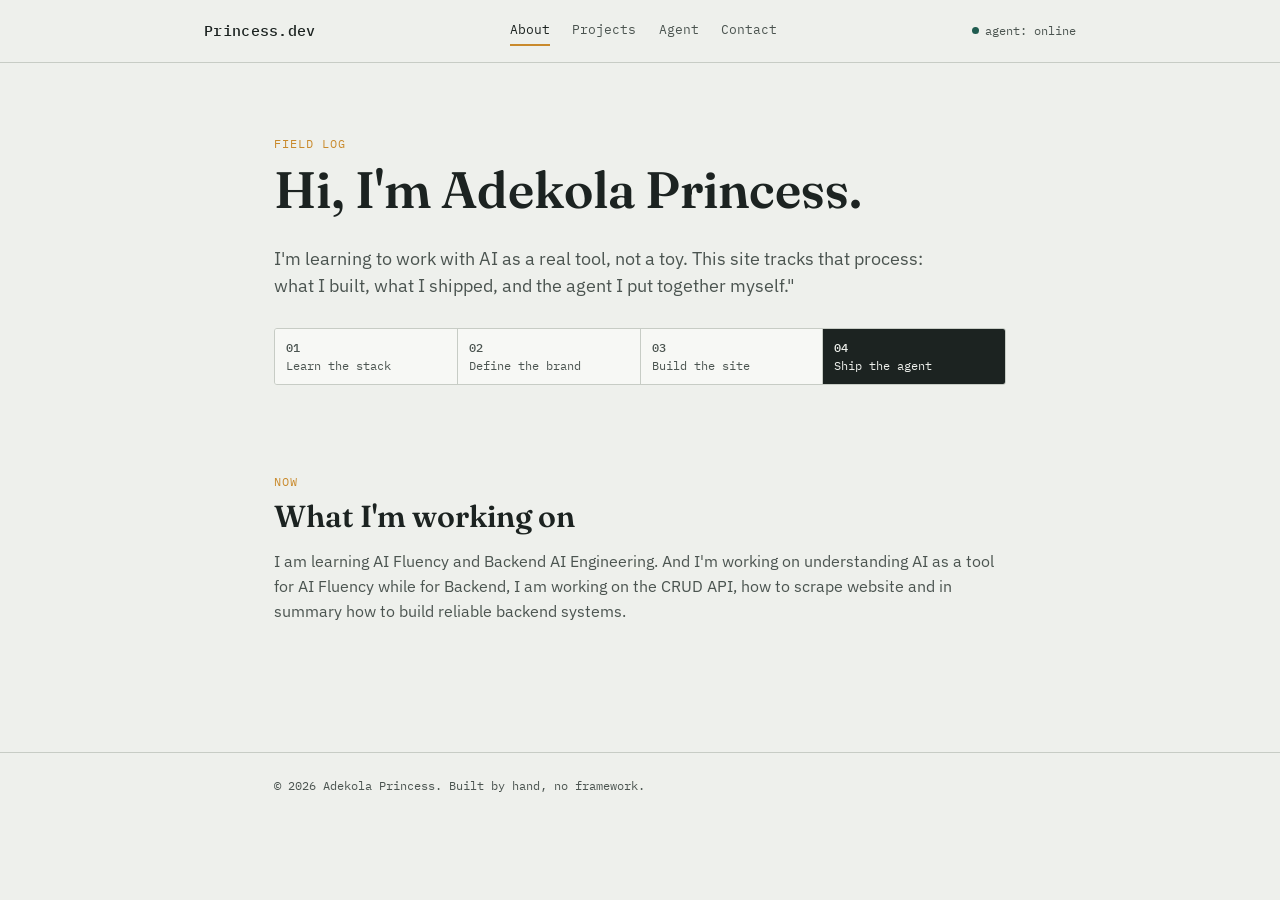
<file: ai-fluency-capstone/index.html>
<!DOCTYPE html>
<html lang="en">
<head>
<meta charset="UTF-8">
<meta name="viewport" content="width=device-width, initial-scale=1.0">
<title>AI Fluency Capstone</title>
<meta name="description" content="Princess's personal site: about, projects, and a live personal agent.">
<link rel="stylesheet" href="style.css">
</head>
<body>

<header class="site-header">
  <div class="wrap">
    <a href="index.html" class="site-title">Princess.dev</a>
    <nav class="site-nav">
      <a href="index.html" aria-current="page">About</a>
      <a href="projects.html">Projects</a>
      <a href="agent.html">Agent</a>
      <a href="contact.html">Contact</a>
    </nav>
    <div class="agent-status">
      <span class="dot"></span>
      <span class="label">agent: online</span>
    </div>
  </div>
</header>

<main>
  <div class="wrap">

    <section class="hero">
      <span class="eyebrow">Field Log</span>
      <h1>Hi, I'm Adekola Princess.</h1>
      <p style="font-size:1.1rem; max-width:60ch;">
        I'm learning to work with AI as a real tool, not a toy.
        This site tracks that process: what I built, what I shipped,
        and the agent I put together myself."
      </p>

      <div class="timeline">
        <div class="tick"><b>01</b>Learn the stack</div>
        <div class="tick"><b>02</b>Define the brand</div>
        <div class="tick"><b>03</b>Build the site</div>
        <div class="tick active"><b>04</b>Ship the agent</div>
      </div>
    </section>

    <section>
      <span class="eyebrow">Now</span>
      <h2>What I'm working on</h2>
      <p>
        I am learning AI Fluency and Backend AI Engineering. And I'm working on 
        understanding AI as a tool for AI Fluency while for Backend, I am working on the CRUD API, 
        how to scrape website and in summary how to build reliable backend systems.
      </p>
    </section>

  </div>
</main>

<footer>
  <div class="wrap">© <span id="year"></span> Adekola Princess. Built by hand, no framework.</div>
</footer>

<script>document.getElementById('year').textContent = new Date().getFullYear();</script>
</body>
</html>
</file>
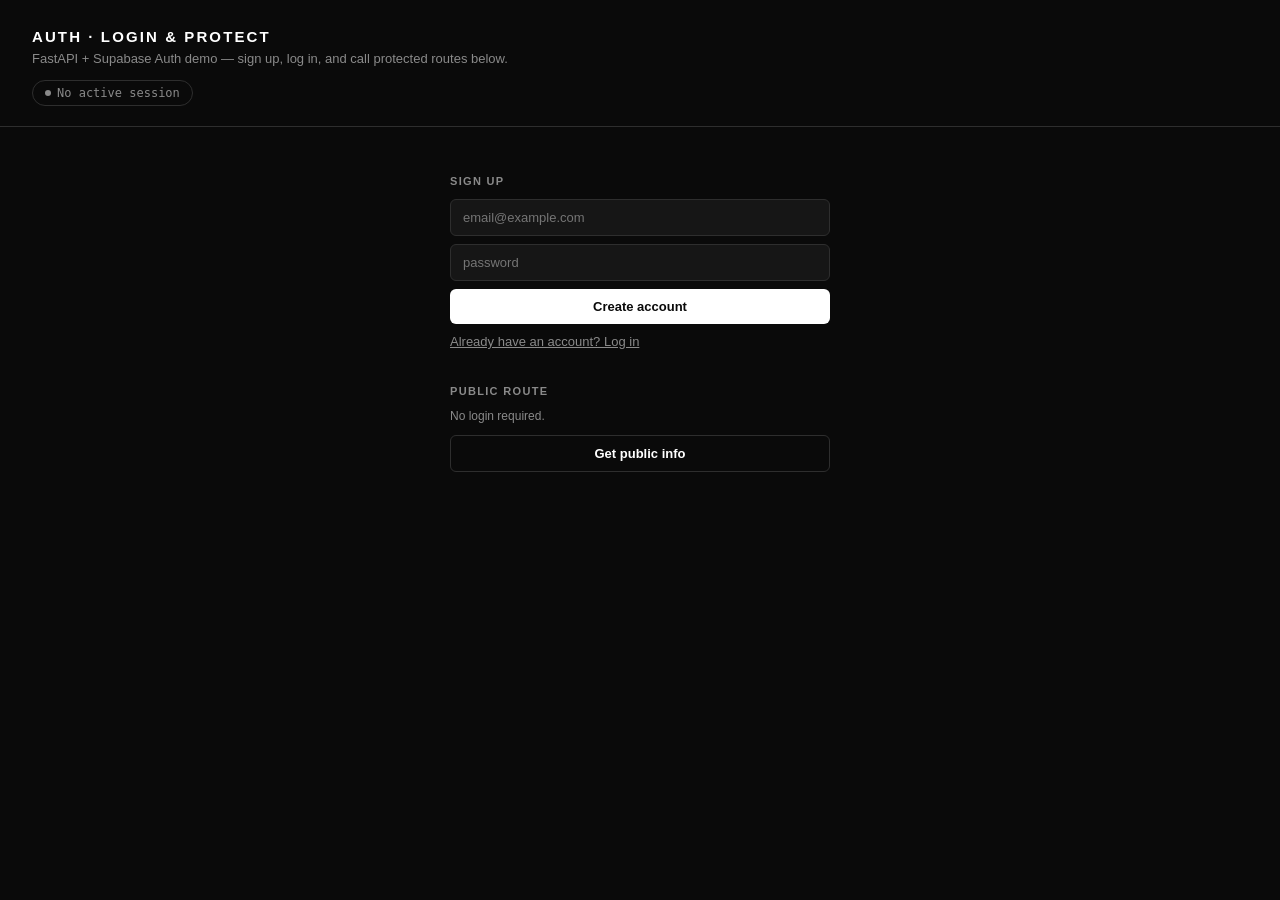
<file: BE-04/frontend/index.html>
<!DOCTYPE html>
<html lang="en">
<head>
<meta charset="UTF-8">
<meta name="viewport" content="width=device-width, initial-scale=1.0">
<title>Auth: Login &amp; Protect</title>
<style>
  :root {
    --bg: #0a0a0a;
    --surface: #161616;
    --border: #2e2e2e;
    --text: #ffffff;
    --muted: #8a8a8a;
    --ok: #ffffff;
    --err: #ff5c5c;
  }
  * { box-sizing: border-box; }
  body {
    margin: 0;
    background: var(--bg);
    color: var(--text);
    font-family: -apple-system, BlinkMacSystemFont, "Segoe UI", Helvetica, Arial, sans-serif;
    min-height: 100vh;
  }
  header {
    padding: 28px 32px 20px;
    border-bottom: 1px solid var(--border);
  }
  header h1 {
    margin: 0;
    font-size: 15px;
    font-weight: 600;
    letter-spacing: 0.14em;
    text-transform: uppercase;
  }
  header p {
    margin: 6px 0 0;
    color: var(--muted);
    font-size: 13px;
  }
  .status-pill {
    display: inline-flex;
    align-items: center;
    gap: 6px;
    margin-top: 14px;
    padding: 5px 12px;
    border: 1px solid var(--border);
    border-radius: 100px;
    font-size: 12px;
    font-family: ui-monospace, "SF Mono", Consolas, monospace;
    color: var(--muted);
  }
  .status-dot {
    width: 6px;
    height: 6px;
    border-radius: 50%;
    background: var(--muted);
  }
  .status-pill.active .status-dot { background: var(--ok); }
  .status-pill.active { color: var(--text); border-color: #4a4a4a; }

  main {
    display: flex;
    justify-content: center;
    padding: 48px 24px;
  }
  .card {
    width: 100%;
    max-width: 380px;
  }
  .section {
    margin-bottom: 28px;
  }
  .section h2 {
    font-size: 11px;
    letter-spacing: 0.12em;
    text-transform: uppercase;
    color: var(--muted);
    margin: 0 0 12px;
    font-weight: 600;
  }
  .section p.hint {
    font-size: 12px;
    color: var(--muted);
    margin: 0 0 12px;
  }
  input {
    width: 100%;
    background: var(--surface);
    border: 1px solid var(--border);
    color: var(--text);
    padding: 10px 12px;
    border-radius: 6px;
    font-size: 13px;
    margin-bottom: 8px;
  }
  input:focus {
    outline: none;
    border-color: #666;
  }
  button {
    width: 100%;
    background: var(--text);
    color: var(--bg);
    border: none;
    padding: 10px 12px;
    border-radius: 6px;
    font-size: 13px;
    font-weight: 600;
    cursor: pointer;
    margin-bottom: 8px;
    transition: opacity 0.15s;
  }
  button:hover { opacity: 0.85; }
  button:focus-visible { outline: 2px solid #666; outline-offset: 2px; }
  button.ghost {
    background: transparent;
    color: var(--text);
    border: 1px solid var(--border);
  }
  button.link {
    background: none;
    border: none;
    color: var(--muted);
    text-decoration: underline;
    font-weight: 400;
    padding: 0;
    width: auto;
  }
  .actions-grid {
    display: grid;
    grid-template-columns: 1fr 1fr;
    gap: 8px;
  }
  .actions-grid button { margin-bottom: 0; }

  .view { display: none; }
  .view.active { display: block; }

  .result {
    margin-top: 4px;
    padding: 10px 12px;
    background: var(--surface);
    border: 1px solid var(--border);
    border-radius: 6px;
    font-family: ui-monospace, "SF Mono", Consolas, monospace;
    font-size: 12px;
    white-space: pre-wrap;
    word-break: break-all;
    color: #d0d0d0;
    display: none;
  }
  .result.show { display: block; }
</style>
</head>
<body>

<header>
  <h1>Auth · Login &amp; Protect</h1>
  <p>FastAPI + Supabase Auth demo — sign up, log in, and call protected routes below.</p>
  <div id="statusPill" class="status-pill">
    <span class="status-dot"></span>
    <span id="statusText">No active session</span>
  </div>
</header>

<main>
  <div class="card">

    <!-- SIGNUP VIEW -->
    <div id="view-signup" class="view active">
      <div class="section">
        <h2>Sign Up</h2>
        <input id="signupEmail" type="email" placeholder="email@example.com">
        <input id="signupPassword" type="password" placeholder="password">
        <button onclick="signup()">Create account</button>
        <button class="link" onclick="showView('login')">Already have an account? Log in</button>
      </div>
      <div class="section">
        <h2>Public route</h2>
        <p class="hint">No login required.</p>
        <button class="ghost" onclick="getPublicInfo()">Get public info</button>
        <div id="result-signup" class="result"></div>
      </div>
    </div>

    <!-- LOGIN VIEW -->
    <div id="view-login" class="view">
      <div class="section">
        <h2>Log In</h2>
        <input id="loginEmail" type="email" placeholder="email@example.com">
        <input id="loginPassword" type="password" placeholder="password">
        <button onclick="login()">Log in</button>
        <button class="link" onclick="showView('signup')">Need an account? Sign up</button>
        <div id="result-login" class="result"></div>
      </div>
      <div class="section">
        <h2>Public route</h2>
        <p class="hint">No login required.</p>
        <button class="ghost" onclick="getPublicInfo()">Get public info</button>
      </div>
    </div>

    <!-- APP VIEW (post-login) -->
    <div id="view-app" class="view">
      <div class="section">
        <h2>Protected actions</h2>
        <p class="hint">These calls send your access token automatically.</p>
        <div class="actions-grid">
          <button class="ghost" onclick="getProfile()">Get profile</button>
          <button class="ghost" onclick="getDashboard()">Dashboard</button>
        </div>
        <div id="result-app" class="result"></div>
      </div>
      <div class="section">
        <h2>Public route</h2>
        <button class="ghost" onclick="getPublicInfo()">Get public info</button>
      </div>
      <div class="section">
        <button onclick="logout()">Log out</button>
      </div>
    </div>

  </div>
</main>

<script>
  const API_BASE = "http://localhost:8000";
  let accessToken = null;

  function showView(name) {
    document.querySelectorAll(".view").forEach(v => v.classList.remove("active"));
    document.getElementById("view-" + name).classList.add("active");
  }

  function setStatus(active, text) {
    const pill = document.getElementById("statusPill");
    const statusText = document.getElementById("statusText");
    pill.classList.toggle("active", active);
    statusText.textContent = text;
  }

  function showResult(targetId, data) {
    const el = document.getElementById(targetId);
    el.textContent = JSON.stringify(data, null, 2);
    el.classList.add("show");
  }

  async function callApi(method, path, body, useAuth) {
    const headers = { "Content-Type": "application/json" };
    if (useAuth && accessToken) {
      headers["Authorization"] = "Bearer " + accessToken;
    }
    const res = await fetch(API_BASE + path, {
      method,
      headers,
      body: body ? JSON.stringify(body) : undefined
    });
    let data;
    try {
      data = await res.json();
    } catch {
      data = {};
    }
    return { status: res.status, data };
  }

  async function signup() {
    const email = document.getElementById("signupEmail").value;
    const password = document.getElementById("signupPassword").value;
    const { status, data } = await callApi("POST", "/auth/signup", { email, password }, false);
    showResult("result-signup", data);
    if (status === 201) {
      document.getElementById("loginEmail").value = email;
      showView("login");
    }
  }

  async function login() {
    const email = document.getElementById("loginEmail").value;
    const password = document.getElementById("loginPassword").value;
    const { status, data } = await callApi("POST", "/auth/login", { email, password }, false);
    showResult("result-login", data);
    if (status === 200 && data.access_token) {
      accessToken = data.access_token;
      setStatus(true, "Logged in — token active");
      showView("app");
    }
  }

  async function getPublicInfo() {
    const { data } = await callApi("GET", "/public/info", null, false);
    const visible = ["result-signup", "result-login", "result-app"].find(id => {
      const view = document.getElementById(id).closest(".view");
      return view && view.classList.contains("active");
    });
    if (visible) showResult(visible, data);
  }

  async function getProfile() {
    const { data } = await callApi("GET", "/protected/profile", null, true);
    showResult("result-app", data);
  }

  async function getDashboard() {
    const { data } = await callApi("GET", "/protected/dashboard", null, true);
    showResult("result-app", data);
  }

  async function logout() {
    const { status } = await callApi("POST", "/auth/logout", null, true);
    if (status === 204) {
      accessToken = null;
      setStatus(false, "No active session");
      showView("login");
    }
  }
</script>

</body>
</html>
</file>
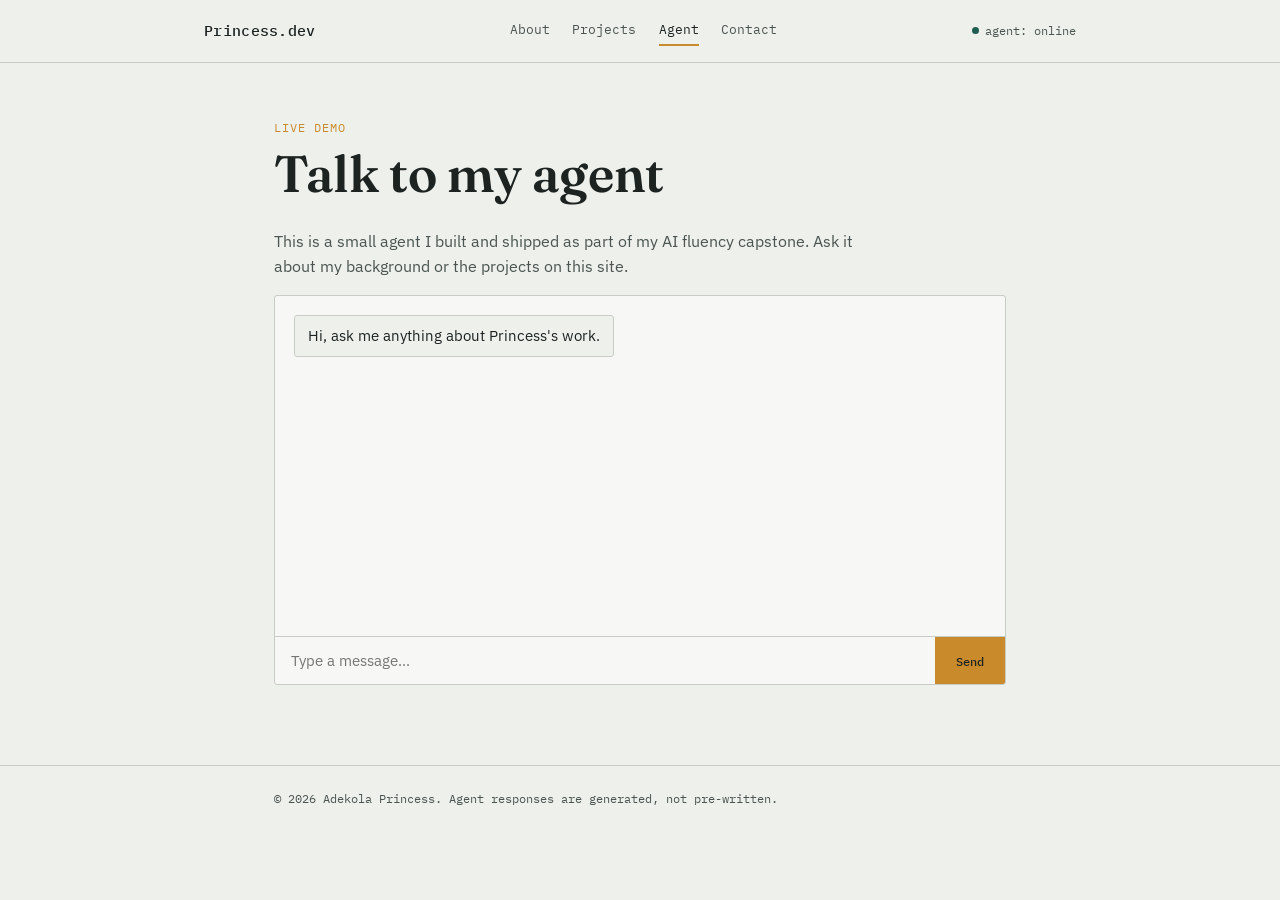
<file: ai-fluency-capstone/agent.html>
<!DOCTYPE html>
<html lang="en">
<head>
<meta charset="UTF-8">
<meta name="viewport" content="width=device-width, initial-scale=1.0">
<title>Agent</title>
<link rel="stylesheet" href="style.css">
</head>
<body>

<header class="site-header">
  <div class="wrap">
    <a href="index.html" class="site-title">Princess.dev</a>
    <nav class="site-nav">
      <a href="index.html">About</a>
      <a href="projects.html">Projects</a>
      <a href="agent.html" aria-current="page">Agent</a>
      <a href="contact.html">Contact</a>
    </nav>
    <div class="agent-status">
      <span class="dot"></span>
      <span class="label">agent: online</span>
    </div>
  </div>
</header>

<main>
  <div class="wrap">
    <span class="eyebrow">Live demo</span>
    <h1>Talk to my agent</h1>
    <p style="max-width:60ch;">This is a small agent I built and shipped as part of my AI fluency capstone. Ask it about my background or the projects on this site.</p>

    <div class="chat-shell">
      <div class="chat-log" id="chatLog">
        <div class="msg agent">Hi, ask me anything about Princess's work.</div>
      </div>
      <div class="chat-input-row">
        <input id="chatInput" type="text" placeholder="Type a message…" autocomplete="off">
        <button id="sendBtn">Send</button>
      </div>
    </div>
  </div>
</main>

<footer>
  <div class="wrap">© <span id="year"></span> Adekola Princess. Agent responses are generated, not pre-written.</div>
</footer>

<script>
document.getElementById('year').textContent = new Date().getFullYear();

const log = document.getElementById('chatLog');
const input = document.getElementById('chatInput');
const sendBtn = document.getElementById('sendBtn');

function addMsg(text, who) {
  const div = document.createElement('div');
  div.className = 'msg ' + who;
  div.textContent = text;
  log.appendChild(div);
  log.scrollTop = log.scrollHeight;
}

async function sendMessage() {
  const text = input.value.trim();
  if (!text) return;
  addMsg(text, 'user');
  input.value = '';
  sendBtn.disabled = true;
  addMsg('…', 'agent');
  const thinkingBubble = log.lastChild;

  try {
    const res = await fetch('/api/chat', {
      method: 'POST',
      headers: { 'Content-Type': 'application/json' },
      body: JSON.stringify({ message: text })
    });
    const data = await res.json();
    thinkingBubble.textContent = data.reply || 'Sorry, something went wrong.';
  } catch (err) {
    thinkingBubble.textContent = 'Connection error — is the function deployed?';
  } finally {
    sendBtn.disabled = false;
  }
}

sendBtn.addEventListener('click', sendMessage);
input.addEventListener('keydown', (e) => { if (e.key === 'Enter') sendMessage(); });
</script>
</body>
</html>
</file>
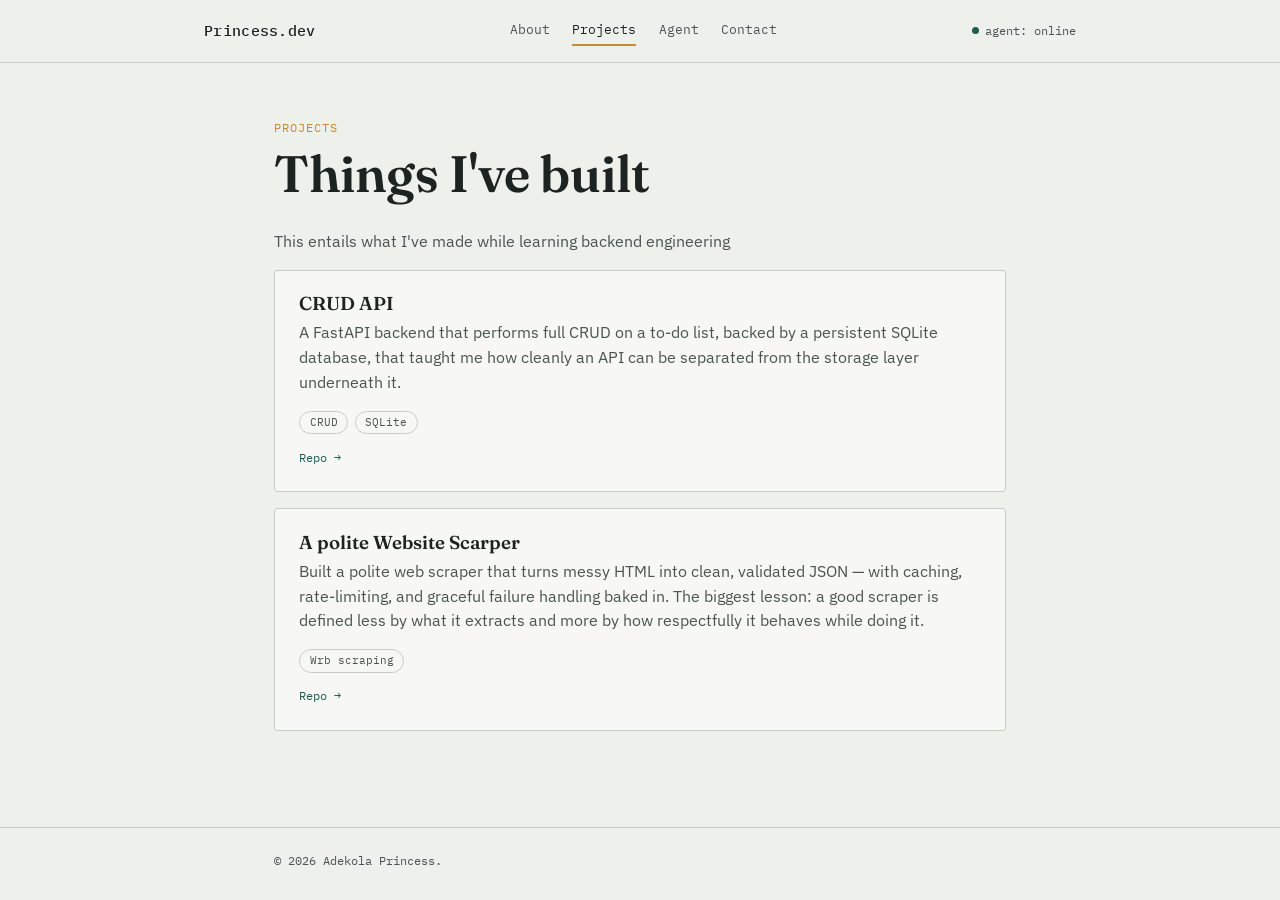
<file: ai-fluency-capstone/projects.html>
<!DOCTYPE html>
<html lang="en">
<head>
<meta charset="UTF-8">
<meta name="viewport" content="width=device-width, initial-scale=1.0">
<title>Projects</title>
<link rel="stylesheet" href="style.css">
</head>
<body>

<header class="site-header">
  <div class="wrap">
    <a href="index.html" class="site-title">Princess.dev</a>
    <nav class="site-nav">
      <a href="index.html">About</a>
      <a href="projects.html" aria-current="page">Projects</a>
      <a href="agent.html">Agent</a>
      <a href="contact.html">Contact</a>
    </nav>
    <div class="agent-status">
      <span class="dot"></span>
      <span class="label">agent: online</span>
    </div>
  </div>
</header>

<main>
  <div class="wrap">
    <span class="eyebrow">Projects</span>
    <h1>Things I've built</h1>
    <p style="max-width:60ch;">This entails what I've made while learning backend engineering</p>

  
    <div class="card">
      <h3>CRUD API</h3>
      <p>A FastAPI backend that performs full CRUD on a to-do list, backed by a persistent SQLite database, that taught me how cleanly an API can be separated from the storage layer underneath it.</p>
      <div class="tags">
        <span class="tag">CRUD</span>
        <span class="tag">SQLite</span>
      </div>
      <div class="card-links">
        <a href="https://github.com/AdekolaPrincess/FlyRank/tree/main/BE-03" target="_blank" rel="noopener">Repo →</a>
      </div>
    </div>

    <div class="card">
      <h3>A polite Website Scarper</h3>
      <p>Built a polite web scraper that turns messy HTML into clean, validated JSON — with caching, rate-limiting, and graceful failure handling baked in. The biggest lesson: a good scraper is defined less by what it extracts and more by how respectfully it behaves while doing it.</p>
      <div class="tags">
        <span class="tag">Wrb scraping</span>
      </div>
      <div class="card-links">
        <a href="https://github.com/AdekolaPrincess/FlyRank/tree/main/BE-05" target="_blank" rel="noopener">Repo →</a>
      </div>
    </div>

  </div>
</main>

<footer>
  <div class="wrap">© <span id="year"></span> Adekola Princess.</div>
</footer>

<script>document.getElementById('year').textContent = new Date().getFullYear();</script>
</body>
</html>
</file>
<file: ai-fluency-capstone/style.css>
@import url('https://fonts.googleapis.com/css2?family=Fraunces:opsz,wght@9..144,400;9..144,600&family=IBM+Plex+Sans:wght@400;500;600&family=IBM+Plex+Mono:wght@400;500&display=swap');

:root {
  --paper: #EEF0EC;
  --paper-raised: #F7F8F5;
  --ink: #1C2321;
  --ink-soft: #4B5450;
  --line: #C7CCC5;
  --accent: #C98A2C;
  --accent-soft: #E9C98A;
  --teal: #205C50;
  --radius: 3px;
  --max-w: 780px;
}

* { box-sizing: border-box; }

html { scroll-behavior: smooth; }

body {
  margin: 0;
  background: var(--paper);
  color: var(--ink);
  font-family: 'IBM Plex Sans', system-ui, sans-serif;
  line-height: 1.55;
  -webkit-font-smoothing: antialiased;
}

h1, h2, h3 {
  font-family: 'Fraunces', serif;
  font-weight: 600;
  line-height: 1.15;
  margin: 0 0 0.5em;
}

h1 { font-size: clamp(2rem, 5vw, 3.2rem); }
h2 { font-size: clamp(1.4rem, 3vw, 1.9rem); }

p { color: var(--ink-soft); margin: 0 0 1em; }

a { color: var(--teal); }
a:hover { color: var(--accent); }

.eyebrow {
  font-family: 'IBM Plex Mono', monospace;
  font-size: 0.75rem;
  letter-spacing: 0.08em;
  text-transform: uppercase;
  color: var(--accent);
  margin-bottom: 0.6em;
  display: block;
}

/* ---------- layout shell ---------- */

.wrap {
  max-width: var(--max-w);
  margin: 0 auto;
  padding: 0 1.5rem;
}

header.site-header {
  position: sticky;
  top: 0;
  z-index: 10;
  background: rgba(238, 240, 236, 0.92);
  backdrop-filter: blur(6px);
  border-bottom: 1px solid var(--line);
}

.site-header .wrap {
  max-width: 920px;
  display: flex;
  align-items: center;
  justify-content: space-between;
  padding-top: 1rem;
  padding-bottom: 1rem;
}

.site-title {
  font-family: 'IBM Plex Mono', monospace;
  font-weight: 500;
  font-size: 0.95rem;
  text-decoration: none;
  color: var(--ink);
  letter-spacing: 0.02em;
}

nav.site-nav {
  display: flex;
  gap: 1.4rem;
  align-items: center;
}

nav.site-nav a {
  font-family: 'IBM Plex Mono', monospace;
  font-size: 0.8rem;
  text-decoration: none;
  color: var(--ink-soft);
  padding: 0.25rem 0;
  border-bottom: 2px solid transparent;
}

nav.site-nav a:hover,
nav.site-nav a[aria-current="page"] {
  color: var(--ink);
  border-bottom-color: var(--accent);
}

/* agent status pulse — the site's signature element */
.agent-status {
  display: flex;
  align-items: center;
  gap: 0.4rem;
  font-family: 'IBM Plex Mono', monospace;
  font-size: 0.72rem;
  color: var(--ink-soft);
}

.dot {
  width: 7px;
  height: 7px;
  border-radius: 50%;
  background: var(--teal);
  box-shadow: 0 0 0 0 rgba(32, 92, 80, 0.5);
  animation: pulse 2.4s infinite;
}

@keyframes pulse {
  0%   { box-shadow: 0 0 0 0 rgba(32, 92, 80, 0.45); }
  70%  { box-shadow: 0 0 0 6px rgba(32, 92, 80, 0); }
  100% { box-shadow: 0 0 0 0 rgba(32, 92, 80, 0); }
}

main { padding: 3.5rem 0 5rem; }

section { margin-bottom: 3rem; }

/* ---------- hero / timeline strip ---------- */

.hero { padding-top: 1rem; padding-bottom: 2.5rem; }

.timeline {
  display: flex;
  gap: 0;
  border: 1px solid var(--line);
  border-radius: var(--radius);
  overflow: hidden;
  margin-top: 1.8rem;
  font-family: 'IBM Plex Mono', monospace;
  font-size: 0.72rem;
}

.timeline .tick {
  flex: 1;
  padding: 0.6rem 0.7rem;
  border-right: 1px solid var(--line);
  background: var(--paper-raised);
  color: var(--ink-soft);
}

.timeline .tick:last-child { border-right: none; }

.timeline .tick.active {
  background: var(--ink);
  color: var(--paper);
}

.timeline .tick b { display: block; color: inherit; font-weight: 500; }

/* ---------- cards (projects) ---------- */

.card {
  border: 1px solid var(--line);
  background: var(--paper-raised);
  border-radius: var(--radius);
  padding: 1.4rem 1.5rem;
  margin-bottom: 1rem;
}

.card h3 { margin-bottom: 0.3em; }

.tags { margin: 0.6em 0; display: flex; gap: 0.4rem; flex-wrap: wrap; }

.tag {
  font-family: 'IBM Plex Mono', monospace;
  font-size: 0.68rem;
  border: 1px solid var(--line);
  border-radius: 999px;
  padding: 0.15rem 0.6rem;
  color: var(--ink-soft);
}

.card-links a {
  font-family: 'IBM Plex Mono', monospace;
  font-size: 0.78rem;
  margin-right: 1rem;
  text-decoration: none;
}

.card-links a:hover { text-decoration: underline; }

/* ---------- chat widget (agent page) ---------- */

.chat-shell {
  border: 1px solid var(--line);
  border-radius: var(--radius);
  background: var(--paper-raised);
  overflow: hidden;
}

.chat-log {
  height: 340px;
  overflow-y: auto;
  padding: 1.2rem;
  display: flex;
  flex-direction: column;
  gap: 0.7rem;
}

.msg {
  max-width: 80%;
  padding: 0.55rem 0.8rem;
  border-radius: var(--radius);
  font-size: 0.92rem;
}

.msg.user {
  align-self: flex-end;
  background: var(--ink);
  color: var(--paper);
}

.msg.agent {
  align-self: flex-start;
  background: var(--paper);
  border: 1px solid var(--line);
}

.chat-input-row {
  display: flex;
  border-top: 1px solid var(--line);
}

.chat-input-row input {
  flex: 1;
  border: none;
  background: transparent;
  padding: 0.9rem 1rem;
  font-family: 'IBM Plex Sans', sans-serif;
  font-size: 0.92rem;
  color: var(--ink);
  outline: none;
}

.chat-input-row button {
  border: none;
  background: var(--accent);
  color: var(--ink);
  font-family: 'IBM Plex Mono', monospace;
  font-size: 0.78rem;
  font-weight: 500;
  padding: 0 1.3rem;
  cursor: pointer;
}

.chat-input-row button:hover { background: var(--accent-soft); }
.chat-input-row button:disabled { opacity: 0.5; cursor: default; }

/* ---------- contact ---------- */

.link-list { list-style: none; padding: 0; margin: 0; }

.link-list li {
  border-bottom: 1px solid var(--line);
  padding: 0.9rem 0;
}

.link-list li:first-child { border-top: 1px solid var(--line); }

.link-list a {
  font-family: 'IBM Plex Mono', monospace;
  font-size: 0.9rem;
  text-decoration: none;
}

footer {
  border-top: 1px solid var(--line);
  padding: 1.5rem 0;
  font-family: 'IBM Plex Mono', monospace;
  font-size: 0.72rem;
  color: var(--ink-soft);
}

/* ---------- accessibility ---------- */

a:focus-visible, button:focus-visible, input:focus-visible {
  outline: 2px solid var(--teal);
  outline-offset: 2px;
}

@media (prefers-reduced-motion: reduce) {
  .dot { animation: none; }
}

@media (max-width: 560px) {
  nav.site-nav { gap: 0.9rem; }
  .agent-status span.label { display: none; }
  .timeline { flex-wrap: wrap; }
  .timeline .tick { flex: 1 1 45%; border-bottom: 1px solid var(--line); }
}
</file>
